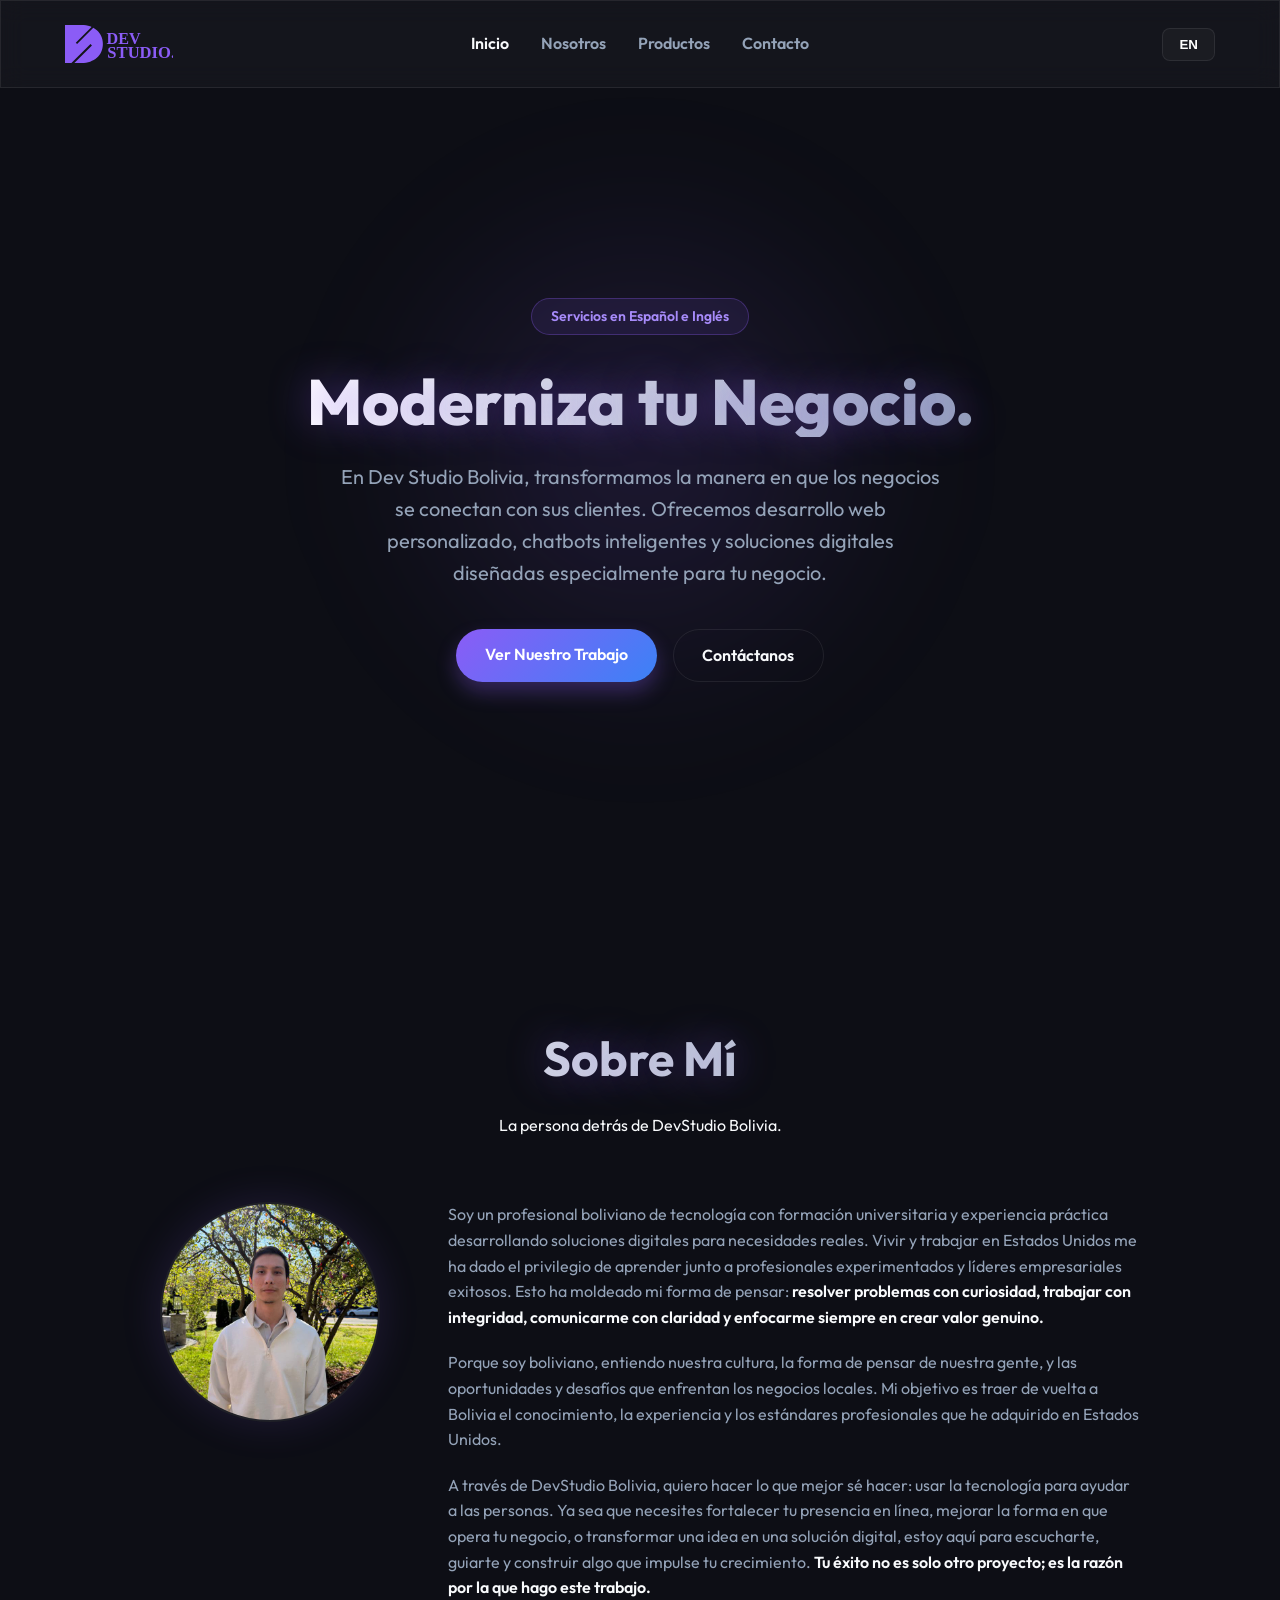
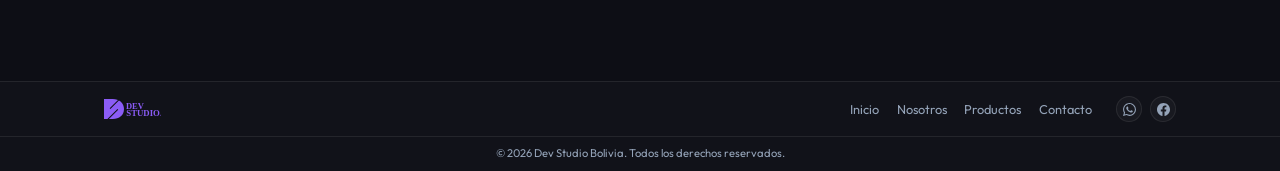
<file: index.html>
<!DOCTYPE html>
<html lang="es">

<head>
    <meta charset="UTF-8">
    <meta name="viewport" content="width=device-width, initial-scale=1.0">
    <title>Web Development Portfolio</title>
    <meta name="description" content="Professional web development services by GMU and Bolivian University students.">
    <link href="https://fonts.googleapis.com/css2?family=Outfit:wght@300;400;600;800&display=swap" rel="stylesheet">
    <link rel="stylesheet" href="css/style.css">
    <link rel="icon" type="image/svg+xml" href="assets/logo/devstudio-logo-violet.svg">
</head>

<body>
    <nav class="navbar glass">
        <a href="index.html" class="logo">
            <img src="assets/logo/devstudio-logo-name-violet.svg" alt="Dev Studio Bolivia" class="logo-img">
        </a>
        <div class="nav-links" id="navLinks">
            <a href="index.html" class="active" data-lang="nav-home">Inicio</a>
            <a href="index.html#about" data-lang="nav-about">Nosotros</a>
            <a href="portfolio.html" data-lang="nav-products">Portafolio</a>
            <a href="contact.html" data-lang="nav-contact">Contacto</a>
        </div>
        <div class="nav-actions">
            <button id="langToggle" class="btn-toggle">EN</button>
            <div class="hamburger" id="hamburger">
                <span></span>
                <span></span>
                <span></span>
            </div>
        </div>
    </nav>
    <header class="hero">
        <div class="hero-content fade-in">
            <div class="badge glow" data-lang="hero-badge">Servicios en Español e Inglés</div>
            <h1 class="glow-text title-large" data-lang="hero-title">Moderniza tu Negocio.</h1>
            <p class="subtitle" data-lang="hero-subtitle">
                En Dev Studio Bolivia, transformamos la manera en que los negocios se conectan con sus clientes.
                Ofrecemos desarrollo web personalizado, chatbots inteligentes y soluciones digitales diseñadas
                especialmente para tu negocio.
            </p>
            <div class="cta-group">
                <a href="portfolio.html" class="btn-primary" data-lang="hero-cta-1">Ver Nuestro Trabajo</a>
                <a href="contact.html" class="btn-secondary" data-lang="hero-cta-2">Contáctanos</a>
            </div>
        </div>
        <div class="hero-background"></div>
    </header>

    <section class="page-section" id="about">
        <div class="section-header fade-in">
            <h1 class="glow-text" data-lang="about-title">Sobre Mí</h1>
            <p data-lang="about-subtitle">La persona detrás de DevStudio Bolivia.</p>
        </div>

        <div class="about-grid reveal">
            <img src="assets/img/Me.jpeg" alt="Founder of Dev Studio Bolivia" class="avatar-photo">
            <div class="about-text">
                <p data-lang="about-p1">Soy un profesional boliviano de tecnología con formación universitaria y
                    experiencia práctica desarrollando soluciones digitales para necesidades reales. Vivir y trabajar
                    en Estados Unidos me ha dado el privilegio de aprender junto a profesionales experimentados y
                    líderes empresariales exitosos. Esto ha moldeado mi forma de pensar: <strong>resolver problemas
                        con curiosidad, trabajar con integridad, comunicarme con claridad y enfocarme siempre en crear
                        valor genuino.</strong></p>
                <p data-lang="about-p2">Porque soy boliviano, entiendo nuestra cultura, la forma de pensar de nuestra
                    gente, y las oportunidades y desafíos que enfrentan los negocios locales. Mi objetivo es traer de
                    vuelta a Bolivia el conocimiento, la experiencia y los estándares profesionales que he adquirido
                    en Estados Unidos.</p>
                <p data-lang="about-p3">A través de DevStudio Bolivia, quiero hacer lo que mejor sé hacer: usar la
                    tecnología para ayudar a las personas. Ya sea que necesites fortalecer tu presencia en línea,
                    mejorar la forma en que opera tu negocio, o transformar una idea en una solución digital, estoy
                    aquí para escucharte, guiarte y construir algo que impulse tu crecimiento. <strong>Tu éxito no es
                        solo otro proyecto; es la razón por la que hago este trabajo.</strong></p>
            </div>
        </div>
    </section>

    <footer class="site-footer">
        <div class="footer-inner">
            <a href="index.html" class="logo">
                <img src="assets/logo/devstudio-logo-name-violet.svg" alt="Dev Studio Bolivia" class="logo-img">
            </a>
            <nav class="footer-links">
                <a href="index.html" data-lang="nav-home">Inicio</a>
                <a href="index.html#about" data-lang="nav-about">Nosotros</a>
                <a href="portfolio.html" data-lang="nav-products">Portafolio</a>
                <a href="contact.html" data-lang="nav-contact">Contacto</a>
            </nav>
            <div class="footer-social">
                <a href="https://wa.me/59177968782" target="_blank" aria-label="WhatsApp">
                    <svg xmlns="http://www.w3.org/2000/svg" width="20" height="20" viewBox="0 0 24 24"
                        fill="currentColor">
                        <path
                            d="M17.472 14.382c-.297-.149-1.758-.867-2.03-.967-.273-.099-.471-.148-.67.15-.197.297-.767.966-.94 1.164-.173.199-.347.223-.644.075-.297-.15-1.255-.463-2.39-1.475-.888-.788-1.489-1.761-1.663-2.06-.173-.297-.018-.458.13-.606.134-.133.298-.347.446-.52.149-.174.198-.298.298-.497.099-.198.05-.371-.025-.52-.075-.149-.669-1.612-.916-2.207-.242-.579-.487-.5-.669-.51-.173-.008-.371-.01-.57-.01-.198 0-.52.074-.792.372-.272.297-1.04 1.016-1.04 2.479 0 1.462 1.065 2.875 1.213 3.074.149.198 2.096 3.2 5.077 4.487.709.306 1.262.489 1.694.625.712.227 1.36.195 1.871.118.571-.085 1.758-.719 2.006-1.413.248-.694.248-1.289.173-1.413-.074-.124-.272-.198-.57-.347m-5.421 7.403h-.004a9.87 9.87 0 01-5.031-1.378l-.361-.214-3.741.982.998-3.648-.235-.374a9.86 9.86 0 01-1.51-5.26c.001-5.45 4.436-9.884 9.888-9.884 2.64 0 5.122 1.03 6.988 2.898a9.825 9.825 0 012.893 6.994c-.003 5.45-4.437 9.884-9.885 9.884m8.413-18.297A11.815 11.815 0 0012.05 0C5.495 0 .16 5.335.157 11.892c0 2.096.547 4.142 1.588 5.945L.057 24l6.305-1.654a11.882 11.882 0 005.683 1.448h.005c6.554 0 11.89-5.335 11.893-11.893a11.821 11.821 0 00-3.48-8.413z" />
                    </svg>
                </a>
                <a href="https://www.facebook.com/devstudiobolivia" target="_blank" aria-label="Facebook">
                    <svg xmlns="http://www.w3.org/2000/svg" width="20" height="20" viewBox="0 0 24 24"
                        fill="currentColor">
                        <path
                            d="M24 12.073c0-6.627-5.373-12-12-12s-12 5.373-12 12c0 5.99 4.388 10.954 10.125 11.854v-8.385H7.078v-3.469h3.047V9.43c0-3.007 1.792-4.669 4.533-4.669 1.312 0 2.686.235 2.686.235v2.953H15.83c-1.491 0-1.956.925-1.956 1.874v2.25h3.328l-.532 3.469h-2.796v8.385C19.612 23.027 24 18.062 24 12.073z" />
                    </svg>
                </a>
            </div>
        </div>
        <div class="footer-bottom">
            <p>&copy; <span class="footer-year">2026</span> Dev Studio Bolivia. <span
                    data-lang="footer-rights">Todos los derechos reservados.</span></p>
        </div>
    </footer>

    <script src="js/script.js"></script>
</body>

</html>
</file>
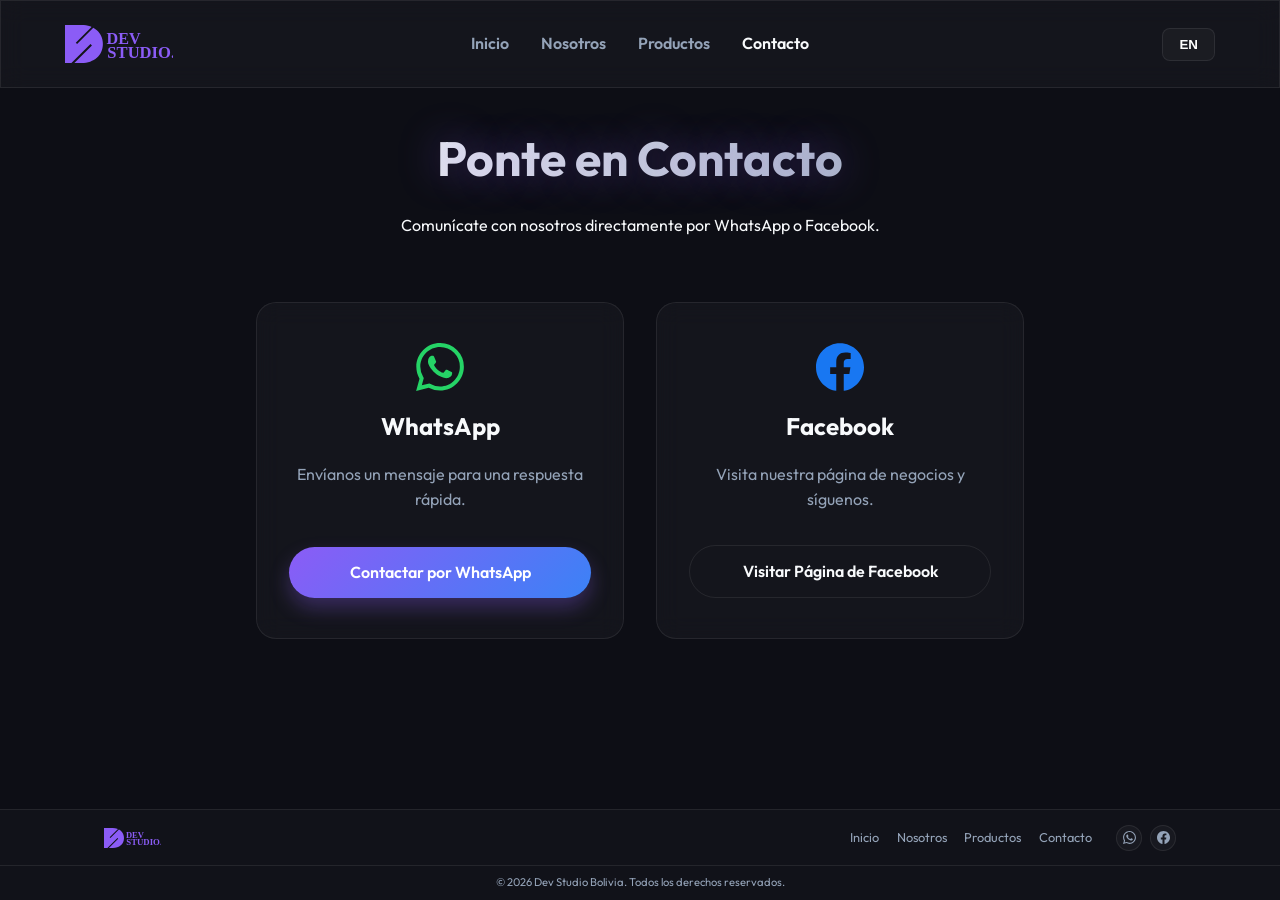
<file: contact.html>
<!DOCTYPE html>
<html lang="es">

<head>
    <meta charset="UTF-8">
    <meta name="viewport" content="width=device-width, initial-scale=1.0">
    <title>Contact Us</title>
    <link href="https://fonts.googleapis.com/css2?family=Outfit:wght@300;400;600;800&display=swap" rel="stylesheet">
    <link rel="stylesheet" href="css/style.css">
    <link rel="icon" type="image/svg+xml" href="assets/logo/devstudio-logo-violet.svg">
</head>

<body>
    <nav class="navbar glass">
        <a href="index.html" class="logo">
            <img src="assets/logo/devstudio-logo-name-violet.svg" alt="Dev Studio Bolivia" class="logo-img">
        </a>
        <div class="nav-links" id="navLinks">
            <a href="index.html" data-lang="nav-home">Inicio</a>
            <a href="index.html#about" data-lang="nav-about">Nosotros</a>
            <a href="portfolio.html" data-lang="nav-products">Portafolio</a>
            <a href="contact.html" class="active" data-lang="nav-contact">Contacto</a>
        </div>
        <div class="nav-actions">
            <button id="langToggle" class="btn-toggle">EN</button>
            <div class="hamburger" id="hamburger">
                <span></span>
                <span></span>
                <span></span>
            </div>
        </div>
    </nav>

    <section class="page-section">
        <div class="section-header fade-in">
            <h1 class="glow-text" data-lang="contact-title">Ponte en Contacto</h1>
            <p data-lang="contact-subtitle">Comunícate con nosotros directamente por WhatsApp o Facebook.</p>
        </div>

        <div class="grid"
            style="display: grid; grid-template-columns: repeat(auto-fit, minmax(300px, 1fr)); gap: 2rem; max-width: 800px; margin: 0 auto; padding: 0 1rem;">
            <!-- WhatsApp -->
            <div class="card glass hover-lift reveal"
                style="padding: 2.5rem 2rem; display: flex; flex-direction: column; align-items: center; text-align: center;">
                <svg xmlns="http://www.w3.org/2000/svg" width="48" height="48" viewBox="0 0 24 24" fill="currentColor"
                    style="color: #25D366; margin-bottom: 1rem;">
                    <path
                        d="M17.472 14.382c-.297-.149-1.758-.867-2.03-.967-.273-.099-.471-.148-.67.15-.197.297-.767.966-.94 1.164-.173.199-.347.223-.644.075-.297-.15-1.255-.463-2.39-1.475-.888-.788-1.489-1.761-1.663-2.06-.173-.297-.018-.458.13-.606.134-.133.298-.347.446-.52.149-.174.198-.298.298-.497.099-.198.05-.371-.025-.52-.075-.149-.669-1.612-.916-2.207-.242-.579-.487-.5-.669-.51-.173-.008-.371-.01-.57-.01-.198 0-.52.074-.792.372-.272.297-1.04 1.016-1.04 2.479 0 1.462 1.065 2.875 1.213 3.074.149.198 2.096 3.2 5.077 4.487.709.306 1.262.489 1.694.625.712.227 1.36.195 1.871.118.571-.085 1.758-.719 2.006-1.413.248-.694.248-1.289.173-1.413-.074-.124-.272-.198-.57-.347m-5.421 7.403h-.004a9.87 9.87 0 01-5.031-1.378l-.361-.214-3.741.982.998-3.648-.235-.374a9.86 9.86 0 01-1.51-5.26c.001-5.45 4.436-9.884 9.888-9.884 2.64 0 5.122 1.03 6.988 2.898a9.825 9.825 0 012.893 6.994c-.003 5.45-4.437 9.884-9.885 9.884m8.413-18.297A11.815 11.815 0 0012.05 0C5.495 0 .16 5.335.157 11.892c0 2.096.547 4.142 1.588 5.945L.057 24l6.305-1.654a11.882 11.882 0 005.683 1.448h.005c6.554 0 11.89-5.335 11.893-11.893a11.821 11.821 0 00-3.48-8.413z" />
                </svg>
                <h3 data-lang="contact-wa-title" style="margin-bottom: 1rem;">WhatsApp</h3>
                <p data-lang="contact-wa-desc" style="flex-grow: 1; margin-bottom: 2rem;">Envíanos un mensaje para una
                    respuesta rápida.</p>
                <a href="https://wa.me/59177968782" target="_blank" class="btn-primary w-100"
                    style="display: block; text-decoration: none;" data-lang="contact-wa-btn">Contactar por WhatsApp</a>
            </div>

            <!-- Facebook -->
            <div class="card glass hover-lift reveal"
                style="padding: 2.5rem 2rem; display: flex; flex-direction: column; align-items: center; text-align: center;">
                <svg xmlns="http://www.w3.org/2000/svg" width="48" height="48" viewBox="0 0 24 24" fill="currentColor"
                    style="color: #1877F2; margin-bottom: 1rem;">
                    <path
                        d="M24 12.073c0-6.627-5.373-12-12-12s-12 5.373-12 12c0 5.99 4.388 10.954 10.125 11.854v-8.385H7.078v-3.469h3.047V9.43c0-3.007 1.792-4.669 4.533-4.669 1.312 0 2.686.235 2.686.235v2.953H15.83c-1.491 0-1.956.925-1.956 1.874v2.25h3.328l-.532 3.469h-2.796v8.385C19.612 23.027 24 18.062 24 12.073z" />
                </svg>
                <h3 data-lang="contact-fb-title" style="margin-bottom: 1rem;">Facebook</h3>
                <p data-lang="contact-fb-desc" style="flex-grow: 1; margin-bottom: 2rem;">Visita nuestra página de
                    negocios y síguenos.</p>
                <a href="https://www.facebook.com/devstudiobolivia" target="_blank" class="btn-secondary w-100"
                    style="display: block; text-decoration: none;" data-lang="contact-fb-btn">Visitar Página de
                    Facebook</a>
            </div>
        </div>
    </section>

    <footer class="site-footer">
        <div class="footer-inner">
            <a href="index.html" class="logo">
                <img src="assets/logo/devstudio-logo-name-violet.svg" alt="Dev Studio Bolivia" class="logo-img">
            </a>
            <nav class="footer-links">
                <a href="index.html" data-lang="nav-home">Inicio</a>
                <a href="index.html#about" data-lang="nav-about">Nosotros</a>
                <a href="portfolio.html" data-lang="nav-products">Portafolio</a>
                <a href="contact.html" data-lang="nav-contact">Contacto</a>
            </nav>
            <div class="footer-social">
                <a href="https://wa.me/59177968782" target="_blank" aria-label="WhatsApp">
                    <svg xmlns="http://www.w3.org/2000/svg" width="20" height="20" viewBox="0 0 24 24"
                        fill="currentColor">
                        <path
                            d="M17.472 14.382c-.297-.149-1.758-.867-2.03-.967-.273-.099-.471-.148-.67.15-.197.297-.767.966-.94 1.164-.173.199-.347.223-.644.075-.297-.15-1.255-.463-2.39-1.475-.888-.788-1.489-1.761-1.663-2.06-.173-.297-.018-.458.13-.606.134-.133.298-.347.446-.52.149-.174.198-.298.298-.497.099-.198.05-.371-.025-.52-.075-.149-.669-1.612-.916-2.207-.242-.579-.487-.5-.669-.51-.173-.008-.371-.01-.57-.01-.198 0-.52.074-.792.372-.272.297-1.04 1.016-1.04 2.479 0 1.462 1.065 2.875 1.213 3.074.149.198 2.096 3.2 5.077 4.487.709.306 1.262.489 1.694.625.712.227 1.36.195 1.871.118.571-.085 1.758-.719 2.006-1.413.248-.694.248-1.289.173-1.413-.074-.124-.272-.198-.57-.347m-5.421 7.403h-.004a9.87 9.87 0 01-5.031-1.378l-.361-.214-3.741.982.998-3.648-.235-.374a9.86 9.86 0 01-1.51-5.26c.001-5.45 4.436-9.884 9.888-9.884 2.64 0 5.122 1.03 6.988 2.898a9.825 9.825 0 012.893 6.994c-.003 5.45-4.437 9.884-9.885 9.884m8.413-18.297A11.815 11.815 0 0012.05 0C5.495 0 .16 5.335.157 11.892c0 2.096.547 4.142 1.588 5.945L.057 24l6.305-1.654a11.882 11.882 0 005.683 1.448h.005c6.554 0 11.89-5.335 11.893-11.893a11.821 11.821 0 00-3.48-8.413z" />
                    </svg>
                </a>
                <a href="https://www.facebook.com/devstudiobolivia" target="_blank" aria-label="Facebook">
                    <svg xmlns="http://www.w3.org/2000/svg" width="20" height="20" viewBox="0 0 24 24"
                        fill="currentColor">
                        <path
                            d="M24 12.073c0-6.627-5.373-12-12-12s-12 5.373-12 12c0 5.99 4.388 10.954 10.125 11.854v-8.385H7.078v-3.469h3.047V9.43c0-3.007 1.792-4.669 4.533-4.669 1.312 0 2.686.235 2.686.235v2.953H15.83c-1.491 0-1.956.925-1.956 1.874v2.25h3.328l-.532 3.469h-2.796v8.385C19.612 23.027 24 18.062 24 12.073z" />
                    </svg>
                </a>
            </div>
        </div>
        <div class="footer-bottom">
            <p>&copy; <span class="footer-year">2026</span> Dev Studio Bolivia. <span
                    data-lang="footer-rights">Todos los derechos reservados.</span></p>
        </div>
    </footer>

    <script src="js/script.js"></script>
</body>

</html>
</file>
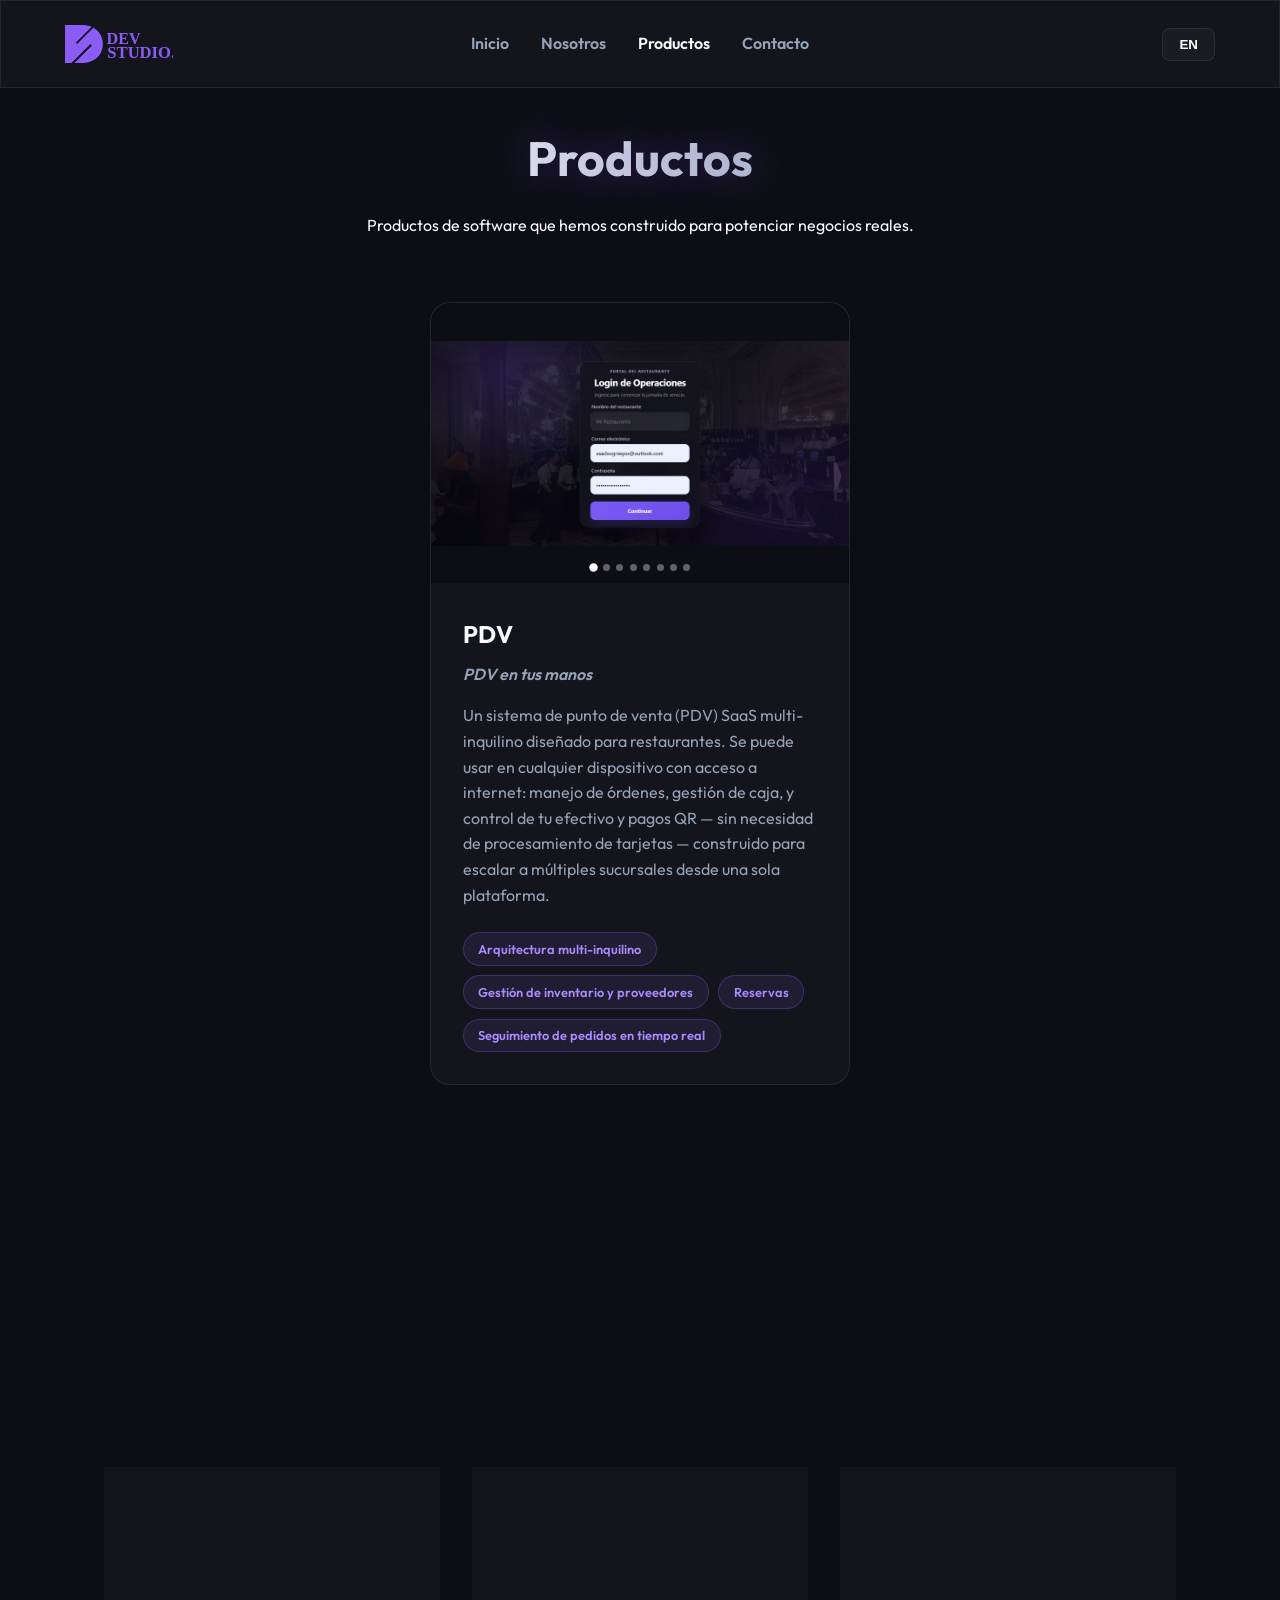
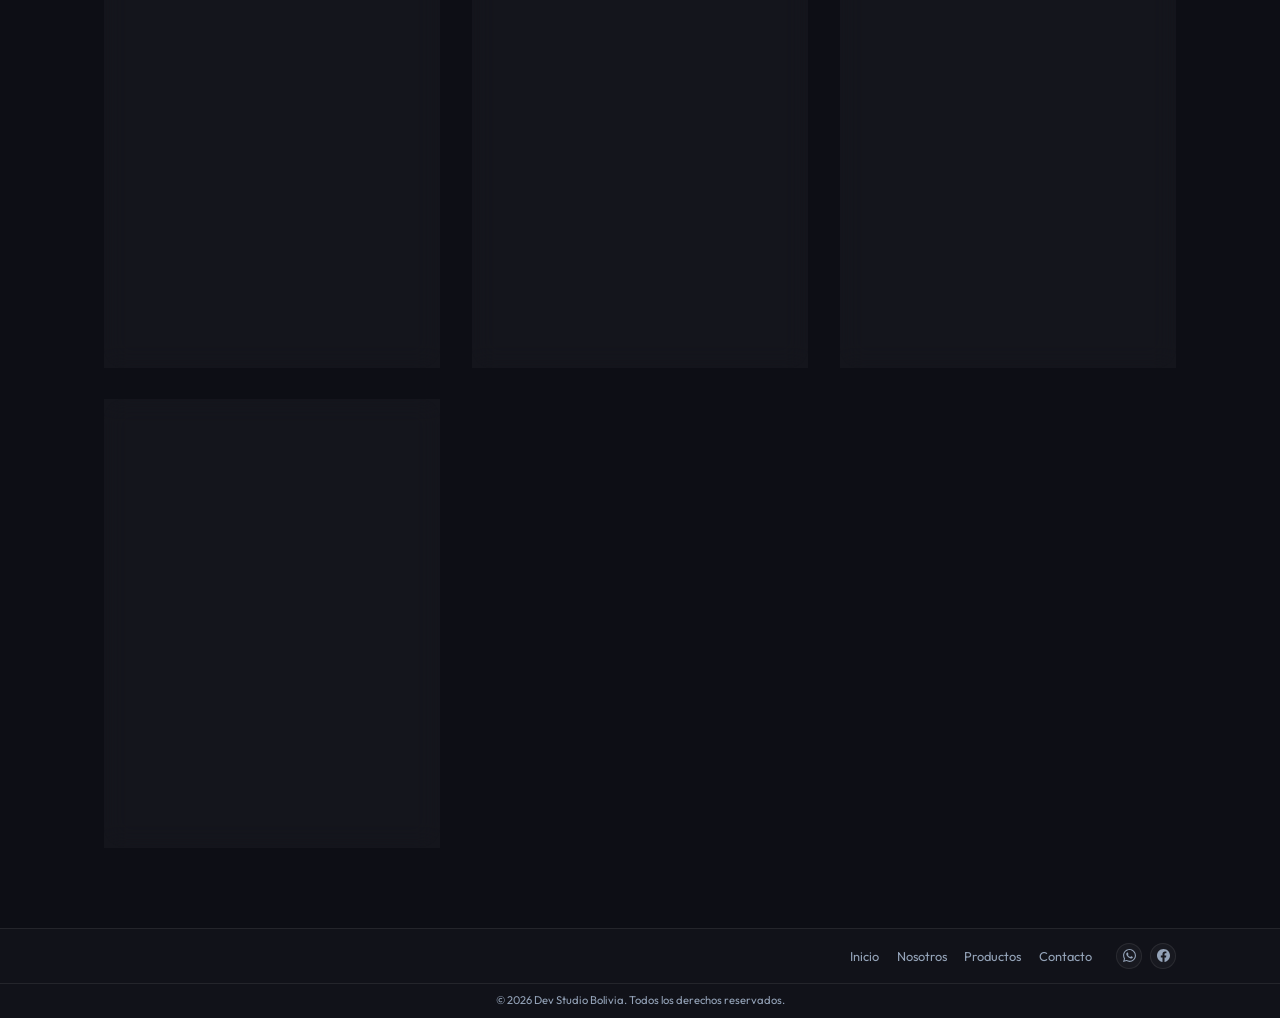
<file: portfolio.html>
<!DOCTYPE html>
<html lang="es">

<head>
    <meta charset="UTF-8">
    <meta name="viewport" content="width=device-width, initial-scale=1.0">
    <title>Products & Projects | Dev Studio Bolivia</title>
    <link href="https://fonts.googleapis.com/css2?family=Outfit:wght@300;400;600;800&display=swap" rel="stylesheet">
    <link rel="stylesheet" href="css/style.css">
    <link rel="icon" type="image/svg+xml" href="assets/logo/devstudio-logo-violet.svg">
</head>

<body>
    <nav class="navbar glass">
        <a href="index.html" class="logo">
            <img src="assets/logo/devstudio-logo-name-violet.svg" alt="Dev Studio Bolivia" class="logo-img">
        </a>
        <div class="nav-links" id="navLinks">
            <a href="index.html" data-lang="nav-home">Inicio</a>
            <a href="index.html#about" data-lang="nav-about">Nosotros</a>
            <a href="portfolio.html" class="active" data-lang="nav-products">Portafolio</a>
            <a href="contact.html" data-lang="nav-contact">Contacto</a>
        </div>
        <div class="nav-actions">
            <button id="langToggle" class="btn-toggle">EN</button>
            <div class="hamburger" id="hamburger">
                <span></span>
                <span></span>
                <span></span>
            </div>
        </div>
    </nav>

    <section class="page-section" id="products">
        <div class="section-header fade-in">
            <h1 class="glow-text" data-lang="prod-title">Productos</h1>
            <p data-lang="prod-subtitle">Productos de software que hemos construido para potenciar negocios reales.
            </p>
        </div>

        <div class="grid products-grid">
            <!-- Product: PDV -->
            <div class="card glass hover-lift reveal">
                <span class="badge-tag" data-lang="prod-pos-tag">Plataforma SaaS</span>
                <div class="card-gallery">
                    <img src="assets/mvp-pdv/LoginPage.png" alt="PDV - pantalla de inicio de sesión" class="gallery-img active">
                    <img src="assets/mvp-pdv/PinScreen.png" alt="PDV - pantalla de PIN" class="gallery-img">
                    <img src="assets/mvp-pdv/OperationalScreen.png" alt="PDV - pantalla operativa" class="gallery-img">
                    <img src="assets/mvp-pdv/OrderingScreen.png" alt="PDV - pantalla de pedidos" class="gallery-img">
                    <img src="assets/mvp-pdv/KitchenScreen.png" alt="PDV - pantalla de cocina" class="gallery-img">
                    <img src="assets/mvp-pdv/PaymentScreen.png" alt="PDV - pantalla de pago" class="gallery-img">
                    <img src="assets/mvp-pdv/PaymentTermina.png" alt="PDV - terminal de pago" class="gallery-img">
                    <img src="assets/mvp-pdv/ShiftReviewScreen.png" alt="PDV - resumen de turno" class="gallery-img">
                    <div class="gallery-dots">
                        <span class="gallery-dot active"></span>
                        <span class="gallery-dot"></span>
                        <span class="gallery-dot"></span>
                        <span class="gallery-dot"></span>
                        <span class="gallery-dot"></span>
                        <span class="gallery-dot"></span>
                        <span class="gallery-dot"></span>
                        <span class="gallery-dot"></span>
                    </div>
                </div>
                <div class="card-content">
                    <h3 data-lang="prod-pos-name">PDV</h3>
                    <p class="card-slogan" data-lang="prod-pos-slogan">PDV en tus manos</p>
                    <p data-lang="prod-pos-desc">Un sistema de punto de venta (PDV) SaaS multi-inquilino diseñado
                        para restaurantes. Se puede usar en cualquier dispositivo con acceso a internet: manejo de
                        órdenes, gestión de caja, y control de tu efectivo y pagos QR — sin necesidad de
                        procesamiento de tarjetas — construido para escalar a múltiples sucursales desde una sola
                        plataforma.</p>
                    <div class="tag-list">
                        <span class="tag-pill" data-lang="feat-multitenant">Arquitectura multi-inquilino</span>
                        <span class="tag-pill" data-lang="feat-inventory">Gestión de inventario y proveedores</span>
                        <span class="tag-pill" data-lang="feat-reservations">Reservas</span>
                        <span class="tag-pill" data-lang="feat-tracking">Seguimiento de pedidos en tiempo real</span>
                    </div>
                </div>
            </div>
        </div>
    </section>

    <section class="page-section" id="projects">
        <div class="section-header fade-in">
            <h1 class="glow-text" data-lang="port-title">Nuestros Proyectos</h1>
            <p data-lang="port-subtitle">Una muestra de los increíbles sitios web que hemos diseñado a la medida de las
                necesidades únicas de nuestros clientes.</p>
        </div>

        <div class="grid portfolio-grid">
            <!-- Project 1 -->
            <a href="https://www.triadenergy.net/" target="_blank" class="card glass hover-lift reveal">
                <img src="assets/img/triad-energy.png" alt="Triad Energy preview" class="card-img">
                <div class="card-content">
                    <h3>Triad Energy</h3>
                    <p data-lang="proj-1-desc">Una empresa de consultoría local enfocada en la comunidad hispana. Tenían
                        problemas para aceptar formularios de diversas fuentes. Creamos un sitio con un formulario
                        unificado, reduciendo sus canales a uno.</p>
                </div>
            </a>

            <!-- Project 2 -->
            <a href="https://d18xgqt969fcb2.cloudfront.net/index.html" target="_blank"
                class="card glass hover-lift reveal">
                <img src="assets/img/cloud-skills-resume.png" alt="Cloud Skills Resume preview" class="card-img">
                <div class="card-content">
                    <h3>Cloud Skills Resume</h3>
                    <p data-lang="proj-2-desc">Un sitio de portafolio que demuestra habilidades de ingeniería en la
                        nube, con un contador de visitas en vivo usando un backend serverless de AWS.</p>
                </div>
            </a>

            <!-- Project 3 -->
            <a href="https://dreamy-gumdrop-8ebdf6.netlify.app" target="_blank" class="card glass hover-lift reveal">
                <img src="assets/img/bolivian-salon-gallery.png" alt="Bolivian Salon Gallery preview" class="card-img">
                <div class="card-content">
                    <h3>Bolivian Salon Gallery</h3>
                    <p data-lang="proj-3-desc">Un sitio web elegante para un salón en Bolivia que incluye una conexión
                        directa a WhatsApp, permitiendo a los clientes comunicarse al instante con la tienda.</p>
                </div>
            </a>

            <!-- Project 4 -->
            <a href="https://www.nexoserviciosbolivia.com/" target="_blank" class="card glass hover-lift reveal">
                <img src="assets/img/nexo-servicios-bolivia.png" alt="Nexo Servicios Bolivia preview" class="card-img">
                <div class="card-content">
                    <h3>Nexo Servicios Bolivia</h3>
                    <p data-lang="proj-4-desc">Una aplicación web moderna y totalmente responsiva, construida con
                        estética premium. Destaca las mejores prácticas de diseño interactivo moderno.</p>
                </div>
            </a>
        </div>
    </section>

    <footer class="site-footer">
        <div class="footer-inner">
            <a href="index.html" class="logo">
                <img src="assets/logo/devstudio-logo-name-violet.svg" alt="Dev Studio Bolivia" class="logo-img">
            </a>
            <nav class="footer-links">
                <a href="index.html" data-lang="nav-home">Inicio</a>
                <a href="index.html#about" data-lang="nav-about">Nosotros</a>
                <a href="portfolio.html" data-lang="nav-products">Portafolio</a>
                <a href="contact.html" data-lang="nav-contact">Contacto</a>
            </nav>
            <div class="footer-social">
                <a href="https://wa.me/59177968782" target="_blank" aria-label="WhatsApp">
                    <svg xmlns="http://www.w3.org/2000/svg" width="20" height="20" viewBox="0 0 24 24"
                        fill="currentColor">
                        <path
                            d="M17.472 14.382c-.297-.149-1.758-.867-2.03-.967-.273-.099-.471-.148-.67.15-.197.297-.767.966-.94 1.164-.173.199-.347.223-.644.075-.297-.15-1.255-.463-2.39-1.475-.888-.788-1.489-1.761-1.663-2.06-.173-.297-.018-.458.13-.606.134-.133.298-.347.446-.52.149-.174.198-.298.298-.497.099-.198.05-.371-.025-.52-.075-.149-.669-1.612-.916-2.207-.242-.579-.487-.5-.669-.51-.173-.008-.371-.01-.57-.01-.198 0-.52.074-.792.372-.272.297-1.04 1.016-1.04 2.479 0 1.462 1.065 2.875 1.213 3.074.149.198 2.096 3.2 5.077 4.487.709.306 1.262.489 1.694.625.712.227 1.36.195 1.871.118.571-.085 1.758-.719 2.006-1.413.248-.694.248-1.289.173-1.413-.074-.124-.272-.198-.57-.347m-5.421 7.403h-.004a9.87 9.87 0 01-5.031-1.378l-.361-.214-3.741.982.998-3.648-.235-.374a9.86 9.86 0 01-1.51-5.26c.001-5.45 4.436-9.884 9.888-9.884 2.64 0 5.122 1.03 6.988 2.898a9.825 9.825 0 012.893 6.994c-.003 5.45-4.437 9.884-9.885 9.884m8.413-18.297A11.815 11.815 0 0012.05 0C5.495 0 .16 5.335.157 11.892c0 2.096.547 4.142 1.588 5.945L.057 24l6.305-1.654a11.882 11.882 0 005.683 1.448h.005c6.554 0 11.89-5.335 11.893-11.893a11.821 11.821 0 00-3.48-8.413z" />
                    </svg>
                </a>
                <a href="https://www.facebook.com/devstudiobolivia" target="_blank" aria-label="Facebook">
                    <svg xmlns="http://www.w3.org/2000/svg" width="20" height="20" viewBox="0 0 24 24"
                        fill="currentColor">
                        <path
                            d="M24 12.073c0-6.627-5.373-12-12-12s-12 5.373-12 12c0 5.99 4.388 10.954 10.125 11.854v-8.385H7.078v-3.469h3.047V9.43c0-3.007 1.792-4.669 4.533-4.669 1.312 0 2.686.235 2.686.235v2.953H15.83c-1.491 0-1.956.925-1.956 1.874v2.25h3.328l-.532 3.469h-2.796v8.385C19.612 23.027 24 18.062 24 12.073z" />
                    </svg>
                </a>
            </div>
        </div>
        <div class="footer-bottom">
            <p>&copy; <span class="footer-year">2026</span> Dev Studio Bolivia. <span
                    data-lang="footer-rights">Todos los derechos reservados.</span></p>
        </div>
    </footer>

    <script src="js/script.js"></script>
</body>

</html>
</file>
<file: css/style.css>
:root {
    --bg-color: #0d0e15;
    --text-main: #f8fafc;
    --text-muted: #94a3b8;
    --primary: #8b5cf6;
    --secondary: #ec4899;
    --glass-bg: rgba(255, 255, 255, 0.03);
    --glass-border: rgba(255, 255, 255, 0.08);
    --gradient-1: linear-gradient(135deg, #8b5cf6, #3b82f6);
    --gradient-2: linear-gradient(135deg, #ec4899, #f59e0b);
    --gradient-3: linear-gradient(135deg, #10b981, #3b82f6);
    --gradient-4: linear-gradient(135deg, #f43f5e, #8b5cf6);
}

* {
    margin: 0;
    padding: 0;
    box-sizing: border-box;
}

html {
    height: 100%;
}

body {
    font-family: 'Outfit', sans-serif;
    background-color: var(--bg-color);
    color: var(--text-main);
    line-height: 1.6;
    overflow-x: hidden;
    min-height: 100%;
    display: flex;
    flex-direction: column;
}

a {
    text-decoration: none;
    color: inherit;
}

/* Typography */
.title-large {
    font-size: 4rem;
    font-weight: 800;
    line-height: 1.1;
    margin-bottom: 1.5rem;
}

.subtitle {
    font-size: 1.25rem;
    color: var(--text-muted);
    max-width: 600px;
    margin: 0 auto 2.5rem;
}

.glow-text {
    background: linear-gradient(to right, #fff, var(--text-muted));
    background-clip: text;
    -webkit-background-clip: text;
    -webkit-text-fill-color: transparent;
    text-shadow: 0 0 40px rgba(139, 92, 246, 0.4);
}

/* Navbar */
.navbar {
    position: fixed;
    top: 0;
    left: 0;
    right: 0;
    display: flex;
    justify-content: space-between;
    align-items: center;
    padding: 1.5rem 5%;
    z-index: 1000;
}

.logo {
    flex: 1;
    z-index: 1001;
    display: flex;
    align-items: center;
    text-decoration: none;
}

.logo-img {
    height: 38px;
    width: auto;
    display: block;
    transition: filter 0.35s ease, transform 0.35s ease;
}

.logo:hover .logo-img {
    filter:
        drop-shadow(0 0 4px rgba(139, 92, 246, 0.8)) drop-shadow(0 0 14px rgba(139, 92, 246, 0.30)) drop-shadow(0 0 28px rgba(59, 130, 246, 0.15));
    transform: scale(1.04);
}

.nav-links {
    display: flex;
    gap: 2rem;
    align-items: center;
    justify-content: center;
    transition: 0.3s ease;
}

.nav-actions {
    display: flex;
    align-items: center;
    justify-content: flex-end;
    gap: 1.5rem;
    flex: 1;
    z-index: 1001;
}

.hamburger {
    display: none;
    flex-direction: column;
    gap: 6px;
    cursor: pointer;
    z-index: 1001;
}

.hamburger span {
    display: block;
    width: 25px;
    height: 3px;
    background-color: var(--text-main);
    transition: 0.3s;
    border-radius: 3px;
}

.nav-links a {
    font-weight: 600;
    color: var(--text-muted);
    transition: color 0.3s ease;
}

.nav-links a:hover,
.nav-links a.active {
    color: var(--text-main);
}

/* Glassmorphism */
.glass {
    background: var(--glass-bg);
    backdrop-filter: blur(12px);
    -webkit-backdrop-filter: blur(12px);
    border: 1px solid var(--glass-border);
}

/* Buttons */
.btn-primary,
.btn-secondary {
    padding: 0.8rem 1.8rem;
    border-radius: 50px;
    font-weight: 600;
    display: inline-block;
    transition: all 0.3s ease;
    cursor: pointer;
    border: none;
    font-family: inherit;
    font-size: 1rem;
}

.btn-primary {
    background: var(--gradient-1);
    color: white;
    box-shadow: 0 10px 20px rgba(139, 92, 246, 0.3);
}

.btn-primary:hover {
    box-shadow: 0 15px 30px rgba(139, 92, 246, 0.5);
    transform: translateY(-2px);
}

.btn-secondary {
    background: transparent;
    border: 1px solid var(--glass-border);
    color: var(--text-main);
}

.btn-secondary:hover {
    background: var(--glass-bg);
    border-color: rgba(255, 255, 255, 0.2);
}

.btn-toggle {
    background: var(--glass-bg);
    border: 1px solid var(--glass-border);
    color: white;
    padding: 0.5rem 1rem;
    border-radius: 8px;
    cursor: pointer;
    font-weight: 600;
    transition: 0.3s;
}

.btn-toggle:hover {
    background: rgba(255, 255, 255, 0.1);
}

/* Hero Section */
.hero {
    min-height: 100vh;
    display: flex;
    align-items: center;
    justify-content: center;
    text-align: center;
    padding: 120px 1rem 40px;
    position: relative;
    overflow: hidden;
}

.hero-content {
    position: relative;
    z-index: 2;
    max-width: 800px;
}

.hero-background {
    position: absolute;
    top: 50%;
    left: 50%;
    transform: translate(-50%, -50%);
    width: 600px;
    height: 600px;
    background: radial-gradient(circle, rgba(139, 92, 246, 0.15) 0%, rgba(0, 0, 0, 0) 70%);
    filter: blur(60px);
    z-index: 1;
    pointer-events: none;
}

.badge {
    display: inline-block;
    padding: 0.4rem 1.2rem;
    border-radius: 50px;
    font-size: 0.875rem;
    font-weight: 600;
    margin-bottom: 2rem;
    background: rgba(139, 92, 246, 0.1);
    border: 1px solid rgba(139, 92, 246, 0.3);
    color: #a78bfa;
}

.cta-group {
    display: flex;
    gap: 1rem;
    justify-content: center;
    margin-top: 2rem;
}

/* General Pages */
.page-section {
    padding: 120px 5% 80px;
    max-width: 1200px;
    margin: 0 auto;
}

.section-header {
    text-align: center;
    margin-bottom: 4rem;
}

.section-header h1 {
    font-size: 3rem;
    margin-bottom: 1rem;
}

.grid {
    display: grid;
    gap: 2rem;
}

.portfolio-grid {
    grid-template-columns: repeat(auto-fit, minmax(300px, 1fr));
}

.products-grid {
    grid-template-columns: repeat(auto-fit, minmax(320px, 420px));
    justify-content: center;
}

.pricing-grid {
    grid-template-columns: repeat(auto-fit, minmax(260px, 1fr));
}

/* Cards */
.card {
    border-radius: 20px;
    overflow: hidden;
    display: flex;
    flex-direction: column;
    height: 100%;
    position: relative;
}

.card-img {
    height: 200px;
    width: 100%;
    object-fit: cover;
    object-position: top;
    display: block;
    transition: transform 0.5s ease;
}

.card:hover .card-img {
    transform: scale(1.04);
}

.gradient-1 {
    background: var(--gradient-1);
}

.gradient-2 {
    background: var(--gradient-2);
}

.gradient-3 {
    background: var(--gradient-3);
}

.gradient-4 {
    background: var(--gradient-4);
}

.card-content {
    padding: 2rem;
}

.card h3 {
    font-size: 1.5rem;
    margin-bottom: 1rem;
}

.card p {
    color: var(--text-muted);
}

.hover-lift {
    transition: transform 0.4s cubic-bezier(0.175, 0.885, 0.32, 1.275), box-shadow 0.4s ease;
}

.hover-lift:hover {
    transform: translateY(-10px);
    box-shadow: 0 20px 40px rgba(0, 0, 0, 0.5);
    border-color: rgba(255, 255, 255, 0.15);
}

.card-img-placeholder {
    height: 200px;
    width: 100%;
    display: flex;
    align-items: center;
    justify-content: center;
    text-align: center;
    padding: 1rem;
    background: linear-gradient(135deg, rgba(139, 92, 246, 0.12), rgba(59, 130, 246, 0.08));
    border-bottom: 1px dashed var(--glass-border);
    color: var(--text-muted);
    font-size: 0.875rem;
    font-weight: 600;
}

.card-gallery {
    position: relative;
    height: 280px;
    width: 100%;
    overflow: hidden;
    background: #0d0d14;
}

.gallery-img {
    position: absolute;
    inset: 0;
    width: 100%;
    height: 100%;
    object-fit: contain;
    object-position: center;
    opacity: 0;
    transition: opacity 0.6s ease;
}

.gallery-img.active {
    opacity: 1;
}

.gallery-dots {
    position: absolute;
    bottom: 0.75rem;
    left: 0;
    right: 0;
    display: flex;
    justify-content: center;
    gap: 0.4rem;
    z-index: 2;
}

.gallery-dot {
    width: 7px;
    height: 7px;
    border-radius: 50%;
    background: rgba(255, 255, 255, 0.35);
    cursor: pointer;
    transition: background 0.3s ease, transform 0.3s ease;
}

.gallery-dot.active {
    background: #fff;
    transform: scale(1.2);
}

.card-slogan {
    font-style: italic;
    font-weight: 600;
    color: var(--primary);
    margin-top: -0.5rem;
    margin-bottom: 1rem;
}

.tag-list {
    display: flex;
    flex-wrap: wrap;
    gap: 0.6rem;
    margin-top: 1.5rem;
}

.tag-pill {
    display: inline-block;
    background: rgba(139, 92, 246, 0.1);
    border: 1px solid rgba(139, 92, 246, 0.3);
    color: #a78bfa;
    font-size: 0.8rem;
    font-weight: 600;
    padding: 0.35rem 0.9rem;
    border-radius: 50px;
}

/* About Section */
.about-grid {
    display: grid;
    grid-template-columns: 260px 1fr;
    gap: 3rem;
    align-items: start;
    max-width: 1000px;
    margin: 0 auto;
}

.avatar-photo {
    width: 220px;
    height: 220px;
    border-radius: 50%;
    object-fit: cover;
    object-position: top;
    border: 2px solid var(--glass-border);
    box-shadow: 0 0 40px rgba(139, 92, 246, 0.15);
    margin: 0 auto;
    display: block;
}

.about-text p {
    color: var(--text-muted);
    margin-bottom: 1.25rem;
}

.about-text p:last-child {
    margin-bottom: 0;
}

.about-text strong {
    color: var(--text-main);
    font-weight: 600;
}

@media (max-width: 768px) {
    .about-grid {
        grid-template-columns: 1fr;
        justify-items: center;
        text-align: center;
    }
}

/* Pricing Specs */
.pricing-card {
    padding: 2.5rem 2rem;
}

.pricing-card h3 {
    font-size: 1.8rem;
    margin-bottom: 1.5rem;
    text-align: center;
}

.pricing-card .features {
    list-style: none;
    margin-bottom: 2rem;
    flex-grow: 1;
}

.pricing-card .features li {
    padding: 0.8rem 0;
    border-bottom: 1px solid var(--glass-border);
    color: var(--text-muted);
}

.pricing-card .features li:last-child {
    border-bottom: none;
}

.w-100 {
    width: 100%;
}

.popular {
    border-color: var(--primary);
    box-shadow: 0 0 30px rgba(139, 92, 246, 0.15);
}

.badge-tag {
    position: absolute;
    top: 1rem;
    right: 1rem;
    background: var(--gradient-1);
    font-size: 0.75rem;
    padding: 0.3rem 0.8rem;
    border-radius: 50px;
    font-weight: 800;
}

/* Animations */
.fade-in {
    animation: fadeIn 1s ease-out forwards;
}

@keyframes fadeIn {
    from {
        opacity: 0;
        transform: translateY(20px);
    }

    to {
        opacity: 1;
        transform: translateY(0);
    }
}

.reveal {
    opacity: 0;
    transform: translateY(30px);
    transition: all 0.8s cubic-bezier(0.5, 0, 0, 1);
}

.reveal.active {
    opacity: 1;
    transform: translateY(0);
}

/* Footer */
.site-footer {
    margin-top: auto;
    border-top: 1px solid var(--glass-border);
    background: rgba(255, 255, 255, 0.015);
}

.footer-inner {
    display: flex;
    flex-wrap: wrap;
    align-items: center;
    justify-content: space-between;
    gap: 0.75rem 1.5rem;
    max-width: 1200px;
    margin: 0 auto;
    padding: 0.9rem 5%;
    font-size: 0.8rem;
}

.site-footer .logo-img {
    height: 20px;
}

.footer-links {
    display: flex;
    flex-wrap: wrap;
    gap: 1.1rem;
}

.footer-links a {
    color: var(--text-muted);
    transition: color 0.3s ease;
}

.footer-links a:hover {
    color: var(--text-main);
}

.footer-social {
    display: flex;
    gap: 0.5rem;
}

.footer-social a {
    width: 26px;
    height: 26px;
    border-radius: 50%;
    display: flex;
    align-items: center;
    justify-content: center;
    background: var(--glass-bg);
    border: 1px solid var(--glass-border);
    color: var(--text-muted);
    transition: all 0.3s ease;
}

.footer-social a svg {
    width: 13px;
    height: 13px;
}

.footer-social a:hover {
    color: var(--text-main);
    border-color: rgba(255, 255, 255, 0.2);
}

.footer-bottom {
    border-top: 1px solid var(--glass-border);
    text-align: center;
    padding: 0.5rem 5%;
    color: var(--text-muted);
    font-size: 0.7rem;
}

/* Responsiveness */
@media (max-width: 768px) {
    .title-large {
        font-size: 2.5rem;
    }

    .hero {
        padding: 0 1.5rem;
    }

    .page-section {
        padding: 100px 1.5rem 60px;
    }

    .footer-inner {
        flex-direction: column;
        text-align: center;
        justify-content: center;
    }

    .footer-links {
        justify-content: center;
    }

    .footer-social {
        justify-content: center;
    }

    .nav-links {
        position: fixed;
        top: 0;
        right: -100%;
        height: 100vh;
        width: 250px;
        flex-direction: column;
        background: rgba(13, 14, 21, 0.95);
        backdrop-filter: blur(15px);
        -webkit-backdrop-filter: blur(15px);
        justify-content: flex-start;
        padding-top: 100px;
        box-shadow: -10px 0 30px rgba(0, 0, 0, 0.5);
    }

    .nav-links.active {
        right: 0;
    }

    .hamburger {
        display: flex;
    }

    .hamburger.active span:nth-child(1) {
        transform: translateY(9px) rotate(45deg);
    }

    .hamburger.active span:nth-child(2) {
        opacity: 0;
    }

    .hamburger.active span:nth-child(3) {
        transform: translateY(-9px) rotate(-45deg);
    }
}
</file>
